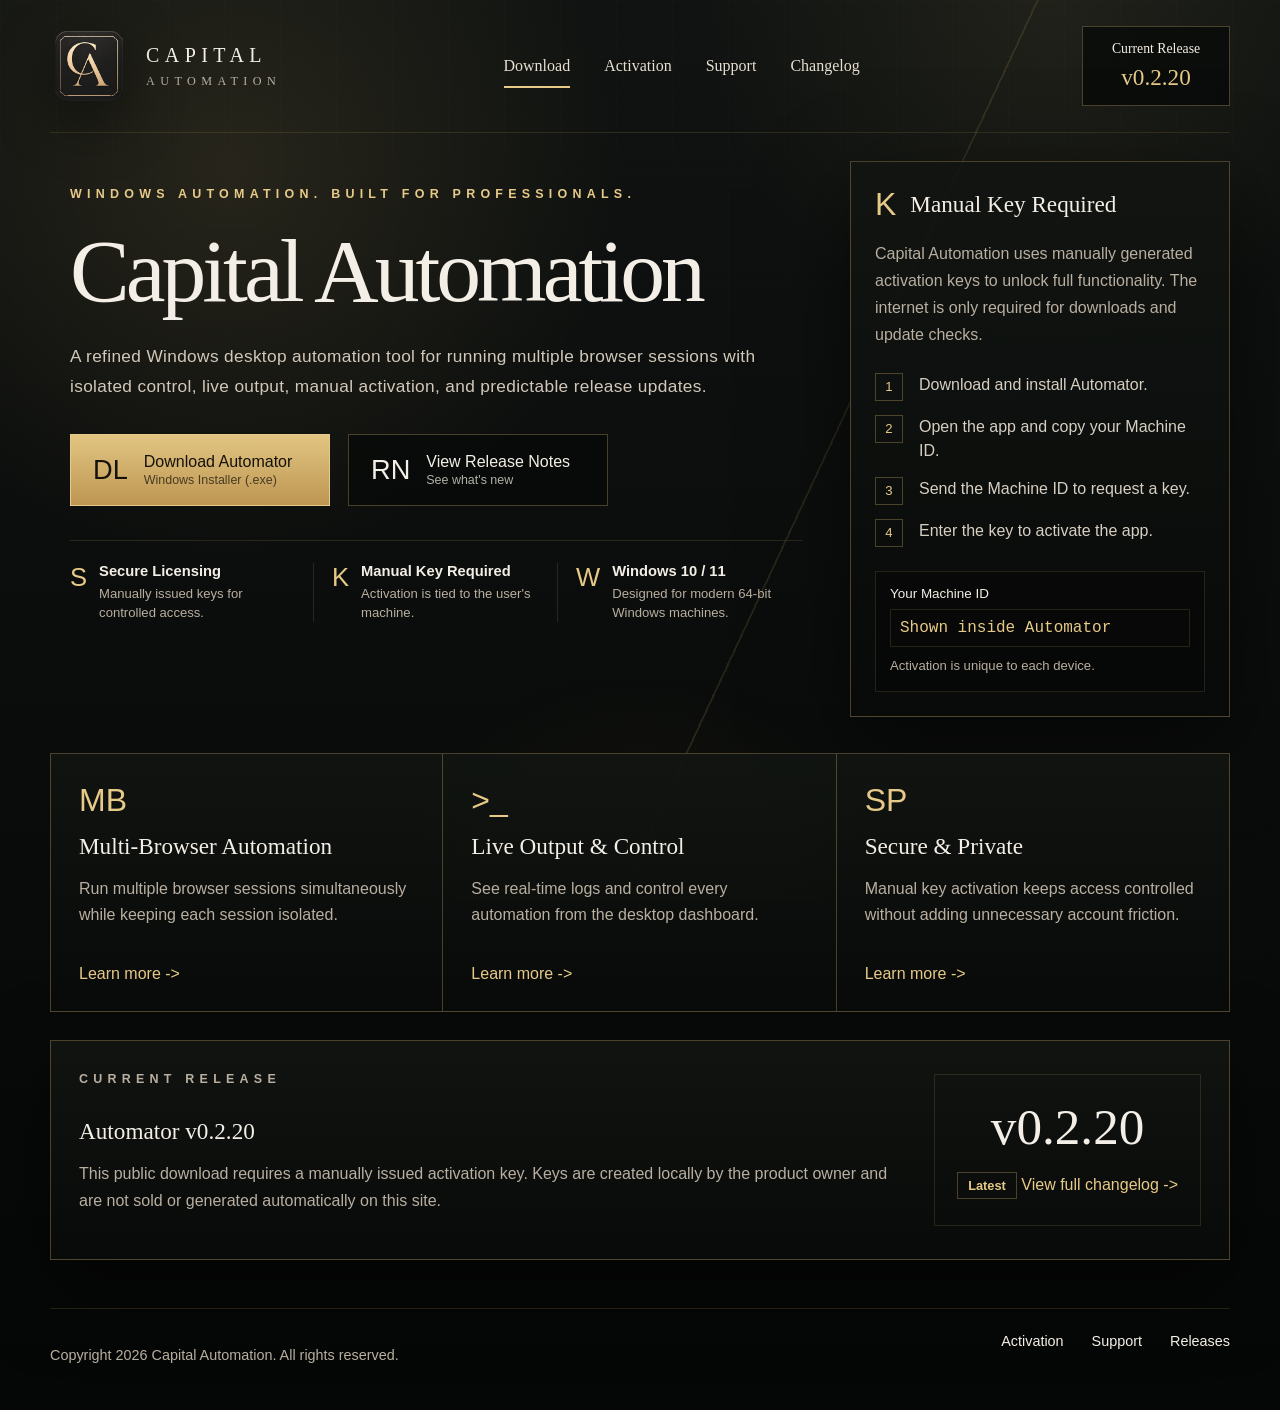
<file: index.html>
<!DOCTYPE html>
<html lang="en">
<head>
  <meta charset="UTF-8" />
  <meta name="viewport" content="width=device-width, initial-scale=1.0" />
  <title>Capital Automation</title>
  <meta
    name="description"
    content="Capital Automation is Windows desktop automation software distributed by direct download and activated with manually issued license keys."
  />
  <link rel="stylesheet" href="style.css" />
</head>
<body>
  <div class="page-bg"></div>

  <header class="site-shell">
    <nav class="nav">
      <a class="brand" href="index.html" aria-label="Capital Automation home">
        <img src="capital_automation_logo_web.png" alt="" class="brand-logo" />
        <span class="brand-wordmark">
          <span>Capital</span>
          <span>Automation</span>
        </span>
      </a>

      <div class="nav-links" aria-label="Primary navigation">
        <a href="#download" class="active">Download</a>
        <a href="#activation">Activation</a>
        <a href="#support">Support</a>
        <a href="https://github.com/Pbot22/Automator/releases">Changelog</a>
      </div>

      <div class="release-badge">
        <span>Current Release</span>
        <strong>v0.2.20</strong>
      </div>
    </nav>
  </header>

  <main class="site-shell">
    <section class="hero">
      <div class="hero-copy">
        <p class="eyebrow">Windows automation. Built for professionals.</p>
        <h1>Capital Automation</h1>
        <p class="lead">
          A refined Windows desktop automation tool for running multiple browser sessions with isolated control,
          live output, manual activation, and predictable release updates.
        </p>

        <div class="hero-actions" id="download">
          <a
            class="button primary"
            href="https://github.com/Pbot22/Automator/releases/download/v0.2.20/Automator-Setup-v0.2.20.exe"
          >
            <span class="button-icon">DL</span>
            Download Automator
            <small>Windows Installer (.exe)</small>
          </a>
          <a class="button secondary" href="https://github.com/Pbot22/Automator/releases/latest">
            <span class="button-icon">RN</span>
            View Release Notes
            <small>See what's new</small>
          </a>
        </div>

        <div class="trust-row" aria-label="Product highlights">
          <div>
            <span class="line-icon">S</span>
            <strong>Secure Licensing</strong>
            <p>Manually issued keys for controlled access.</p>
          </div>
          <div>
            <span class="line-icon">K</span>
            <strong>Manual Key Required</strong>
            <p>Activation is tied to the user's machine.</p>
          </div>
          <div>
            <span class="line-icon">W</span>
            <strong>Windows 10 / 11</strong>
            <p>Designed for modern 64-bit Windows machines.</p>
          </div>
        </div>
      </div>

      <aside class="activation-panel" id="activation">
        <div class="panel-heading">
          <span class="key-mark">K</span>
          <h2>Manual Key Required</h2>
        </div>
        <p>
          Capital Automation uses manually generated activation keys to unlock full functionality.
          The internet is only required for downloads and update checks.
        </p>

        <ol class="activation-steps">
          <li><span>1</span>Download and install Automator.</li>
          <li><span>2</span>Open the app and copy your Machine ID.</li>
          <li><span>3</span>Send the Machine ID to request a key.</li>
          <li><span>4</span>Enter the key to activate the app.</li>
        </ol>

        <div class="machine-card">
          <span>Your Machine ID</span>
          <code>Shown inside Automator</code>
          <p>Activation is unique to each device.</p>
        </div>
      </aside>
    </section>

    <section class="feature-grid">
      <article class="feature-card">
        <span class="feature-icon">MB</span>
        <h2>Multi-Browser Automation</h2>
        <p>Run multiple browser sessions simultaneously while keeping each session isolated.</p>
        <a href="#download">Learn more -&gt;</a>
      </article>

      <article class="feature-card">
        <span class="feature-icon">&gt;_</span>
        <h2>Live Output & Control</h2>
        <p>See real-time logs and control every automation from the desktop dashboard.</p>
        <a href="#download">Learn more -&gt;</a>
      </article>

      <article class="feature-card">
        <span class="feature-icon">SP</span>
        <h2>Secure & Private</h2>
        <p>Manual key activation keeps access controlled without adding unnecessary account friction.</p>
        <a href="#activation">Learn more -&gt;</a>
      </article>
    </section>

    <section class="release-section" id="support">
      <div class="release-card">
        <div>
          <p class="eyebrow">Current Release</p>
          <h2>Automator v0.2.20</h2>
          <p>
            This public download requires a manually issued activation key. Keys are created locally by the product owner
            and are not sold or generated automatically on this site.
          </p>
        </div>
        <div class="version-lockup">
          <span>v0.2.20</span>
          <strong>Latest</strong>
          <a href="https://github.com/Pbot22/Automator/releases">View full changelog -&gt;</a>
        </div>
      </div>
    </section>
  </main>

  <footer class="footer site-shell">
    <p>Copyright 2026 Capital Automation. All rights reserved.</p>
    <nav aria-label="Footer links">
      <a href="#activation">Activation</a>
      <a href="#support">Support</a>
      <a href="https://github.com/Pbot22/Automator/releases">Releases</a>
    </nav>
  </footer>
</body>
</html>
</file>
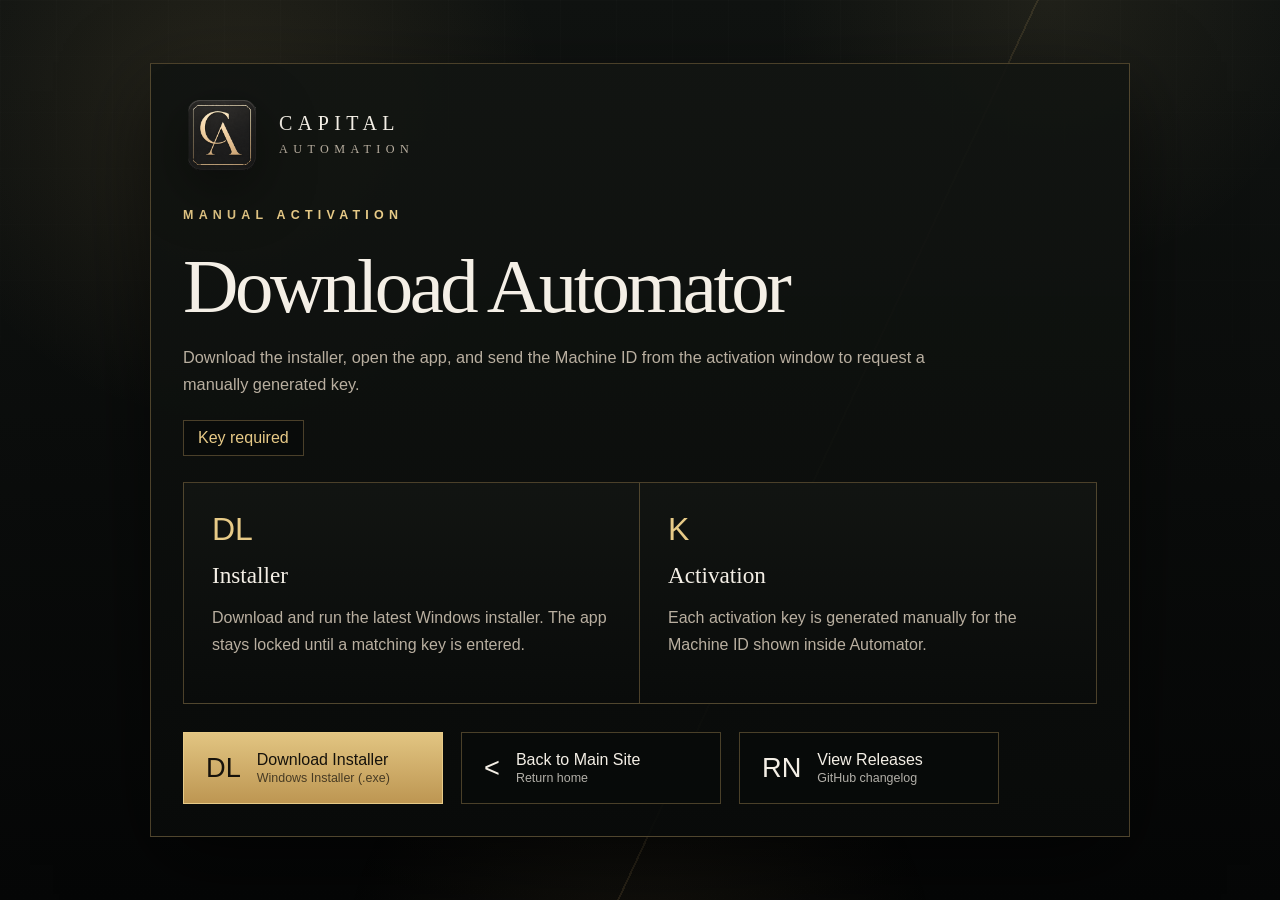
<file: success.html>
<!DOCTYPE html>
<html lang="en">
<head>
  <meta charset="UTF-8" />
  <meta name="viewport" content="width=device-width, initial-scale=1.0" />
  <title>Download Capital Automation</title>
  <meta
    name="description"
    content="Download Capital Automation and activate it with a manually issued license key."
  />
  <link rel="stylesheet" href="style.css" />
</head>
<body>
  <div class="page-bg"></div>

  <main class="success-shell">
    <section class="success-card">
      <a class="brand success-brand" href="index.html" aria-label="Capital Automation home">
        <img src="capital_automation_logo_web.png" alt="" class="brand-logo" />
        <span class="brand-wordmark">
          <span>Capital</span>
          <span>Automation</span>
        </span>
      </a>

      <p class="eyebrow">Manual Activation</p>
      <h1>Download Automator</h1>
      <p class="success-lead">
        Download the installer, open the app, and send the Machine ID from the activation window
        to request a manually generated key.
      </p>

      <div class="status-pill">Key required</div>

      <div class="success-grid">
        <article class="feature-card">
          <span class="feature-icon">DL</span>
          <h2>Installer</h2>
          <p>Download and run the latest Windows installer. The app stays locked until a matching key is entered.</p>
        </article>

        <article class="feature-card">
          <span class="feature-icon">K</span>
          <h2>Activation</h2>
          <p>Each activation key is generated manually for the Machine ID shown inside Automator.</p>
        </article>
      </div>

      <div class="hero-actions success-actions">
        <a
          class="button primary"
          href="https://github.com/Pbot22/Automator/releases/download/v0.2.20/Automator-Setup-v0.2.20.exe"
        >
          <span class="button-icon">DL</span>
          Download Installer
          <small>Windows Installer (.exe)</small>
        </a>
        <a class="button secondary" href="index.html">
          <span class="button-icon">&lt;</span>
          Back to Main Site
          <small>Return home</small>
        </a>
        <a class="button secondary" href="https://github.com/Pbot22/Automator/releases/latest">
          <span class="button-icon">RN</span>
          View Releases
          <small>GitHub changelog</small>
        </a>
      </div>
    </section>
  </main>
</body>
</html>
</file>
<file: style.css>
:root {
  --bg: #0a0c0b;
  --bg-soft: #101311;
  --panel: rgba(15, 18, 16, 0.92);
  --panel-strong: #111511;
  --panel-soft: #161a17;
  --text: #f4efe6;
  --muted: #b9afa0;
  --dim: #81776b;
  --gold: #c9a767;
  --gold-bright: #e7ca87;
  --gold-dark: #7b6336;
  --line: rgba(201, 167, 103, 0.34);
  --line-soft: rgba(201, 167, 103, 0.16);
  --green: #75a86c;
  --shadow: 0 28px 80px rgba(0, 0, 0, 0.52);
}

* {
  box-sizing: border-box;
}

html {
  scroll-behavior: smooth;
}

body {
  margin: 0;
  min-height: 100vh;
  color: var(--text);
  background:
    radial-gradient(circle at 18% 12%, rgba(201, 167, 103, 0.13), transparent 24%),
    radial-gradient(circle at 82% 0%, rgba(231, 202, 135, 0.08), transparent 20%),
    linear-gradient(180deg, #101311 0%, #050606 100%);
  font-family: "Segoe UI", Tahoma, sans-serif;
}

body::before {
  content: "";
  position: fixed;
  inset: 0;
  background:
    linear-gradient(90deg, rgba(255, 255, 255, 0.025) 1px, transparent 1px),
    linear-gradient(rgba(255, 255, 255, 0.018) 1px, transparent 1px);
  background-size: 56px 56px;
  mask-image: linear-gradient(180deg, rgba(0, 0, 0, 0.55), transparent 70%);
  pointer-events: none;
}

.page-bg {
  position: fixed;
  inset: 0;
  background:
    linear-gradient(115deg, transparent 0 61%, rgba(201, 167, 103, 0.14) 61% 61.12%, transparent 61.12% 100%),
    radial-gradient(circle at 50% 108%, rgba(201, 167, 103, 0.08), transparent 26%);
  pointer-events: none;
}

.site-shell {
  width: min(1180px, calc(100% - 40px));
  margin: 0 auto;
  position: relative;
  z-index: 1;
}

.nav {
  display: grid;
  grid-template-columns: auto 1fr auto;
  align-items: center;
  gap: 28px;
  padding: 26px 0;
  border-bottom: 1px solid var(--line-soft);
}

.brand {
  display: inline-flex;
  align-items: center;
  gap: 18px;
  color: var(--text);
  text-decoration: none;
  outline: none;
}

.brand:focus,
.brand:focus-visible,
.brand-logo:focus,
.brand-logo:focus-visible {
  outline: none;
}

.brand:focus-visible .brand-logo {
  box-shadow: 0 0 0 1px var(--gold-bright), 0 0 24px rgba(201, 167, 103, 0.28);
}

.brand-logo {
  width: 78px;
  height: 78px;
  object-fit: contain;
  filter: drop-shadow(0 18px 30px rgba(0, 0, 0, 0.45));
}

.brand-wordmark {
  display: grid;
  gap: 7px;
  font-family: Georgia, "Times New Roman", serif;
  letter-spacing: 0.34em;
  text-transform: uppercase;
}

.brand-wordmark span:first-child {
  font-size: 1.25rem;
}

.brand-wordmark span:last-child {
  color: var(--muted);
  font-size: 0.76rem;
}

.nav-links {
  display: flex;
  justify-content: center;
  gap: 34px;
}

.nav-links a,
.footer a,
.feature-card a,
.version-lockup a {
  color: var(--text);
  text-decoration: none;
}

.nav-links a {
  position: relative;
  color: #e8dfd1;
  font-family: Georgia, "Times New Roman", serif;
  font-size: 1rem;
}

.nav-links a.active::after,
.nav-links a:hover::after {
  content: "";
  position: absolute;
  left: 0;
  right: 0;
  bottom: -13px;
  height: 2px;
  background: var(--gold-bright);
}

.release-badge {
  min-width: 148px;
  padding: 14px 18px;
  text-align: center;
  border: 1px solid var(--line);
  background: rgba(8, 10, 9, 0.8);
}

.release-badge span {
  display: block;
  color: var(--text);
  font-family: Georgia, "Times New Roman", serif;
  font-size: 0.86rem;
}

.release-badge strong {
  display: block;
  margin-top: 7px;
  color: var(--gold-bright);
  font-family: Georgia, "Times New Roman", serif;
  font-size: 1.45rem;
  font-weight: 400;
}

.hero {
  display: grid;
  grid-template-columns: minmax(0, 1fr) 380px;
  gap: 40px;
  padding: 28px 0 36px;
}

.hero-copy {
  padding: 26px 8px 0 20px;
}

.eyebrow {
  margin: 0 0 28px;
  color: var(--gold-bright);
  font-size: 0.78rem;
  font-weight: 700;
  letter-spacing: 0.42em;
  text-transform: uppercase;
}

h1,
h2,
h3 {
  margin: 0;
  font-family: Georgia, "Times New Roman", serif;
  font-weight: 400;
}

h1 {
  max-width: 760px;
  font-size: clamp(3.2rem, 7vw, 5.6rem);
  line-height: 0.94;
  letter-spacing: -0.045em;
}

.lead {
  max-width: 700px;
  margin: 28px 0 0;
  color: #d2c8ba;
  font-size: 1.08rem;
  line-height: 1.75;
  letter-spacing: 0.02em;
}

.hero-actions {
  display: flex;
  flex-wrap: wrap;
  gap: 18px;
  margin-top: 32px;
}

.button {
  min-width: 260px;
  display: inline-grid;
  grid-template-columns: auto 1fr;
  align-items: center;
  column-gap: 16px;
  row-gap: 2px;
  padding: 18px 22px;
  color: var(--text);
  border: 1px solid var(--line);
  background: rgba(8, 10, 9, 0.74);
  text-decoration: none;
  transition: border-color 160ms ease, background 160ms ease, transform 160ms ease;
}

.button:hover {
  transform: translateY(-1px);
  border-color: var(--gold-bright);
  background: rgba(18, 22, 19, 0.96);
}

.button.primary {
  color: #16120b;
  border-color: var(--gold-bright);
  background: linear-gradient(180deg, #e2c582 0%, #bd9652 100%);
}

.button small {
  grid-column: 2;
  color: currentColor;
  opacity: 0.72;
  font-size: 0.78rem;
}

.button-icon {
  grid-row: 1 / span 2;
  color: currentColor;
  font-size: 1.7rem;
}

.trust-row {
  display: grid;
  grid-template-columns: repeat(3, minmax(0, 1fr));
  gap: 0;
  margin-top: 34px;
  padding-top: 22px;
  border-top: 1px solid var(--line-soft);
}

.trust-row div {
  display: grid;
  grid-template-columns: auto 1fr;
  column-gap: 12px;
  padding: 0 18px;
  border-right: 1px solid var(--line-soft);
}

.trust-row div:first-child {
  padding-left: 0;
}

.trust-row div:last-child {
  border-right: 0;
}

.line-icon {
  grid-row: 1 / span 2;
  color: var(--gold-bright);
  font-size: 1.6rem;
}

.trust-row strong {
  color: var(--text);
  font-size: 0.92rem;
}

.trust-row p {
  margin: 5px 0 0;
  color: var(--muted);
  font-size: 0.82rem;
  line-height: 1.45;
}

.activation-panel,
.feature-card,
.release-card,
.success-card {
  border: 1px solid var(--line);
  background: linear-gradient(180deg, rgba(18, 21, 18, 0.92), rgba(9, 11, 10, 0.94));
  box-shadow: var(--shadow);
}

.activation-panel {
  padding: 24px;
}

.panel-heading {
  display: flex;
  align-items: center;
  gap: 14px;
  margin-bottom: 18px;
}

.key-mark,
.feature-icon {
  color: var(--gold-bright);
  font-size: 2rem;
}

.activation-panel h2,
.feature-card h2,
.release-card h2,
.success-card h1 {
  color: var(--text);
  font-size: 1.45rem;
}

.activation-panel p,
.feature-card p,
.release-card p,
.success-lead {
  color: var(--muted);
  line-height: 1.68;
}

.activation-steps {
  display: grid;
  gap: 14px;
  margin: 24px 0;
  padding: 0;
  list-style: none;
}

.activation-steps li {
  display: grid;
  grid-template-columns: 30px 1fr;
  gap: 14px;
  align-items: start;
  color: #d7cfc2;
  line-height: 1.5;
}

.activation-steps span {
  display: grid;
  place-items: center;
  width: 28px;
  height: 28px;
  color: var(--gold-bright);
  border: 1px solid var(--line);
  font-size: 0.82rem;
}

.machine-card {
  padding: 14px;
  border: 1px solid var(--line-soft);
  background: rgba(5, 6, 6, 0.62);
}

.machine-card span {
  display: block;
  color: var(--text);
  font-size: 0.84rem;
}

.machine-card code {
  display: block;
  margin: 8px 0;
  padding: 9px;
  color: var(--gold-bright);
  background: #070807;
  border: 1px solid var(--line-soft);
  font-family: Consolas, "Courier New", monospace;
}

.machine-card p {
  margin: 0;
  font-size: 0.82rem;
}

.feature-grid {
  display: grid;
  grid-template-columns: repeat(3, minmax(0, 1fr));
  gap: 0;
  margin: 0 0 28px;
}

.feature-card {
  padding: 28px;
  box-shadow: none;
}

.feature-card + .feature-card {
  border-left: 0;
}

.feature-card h2 {
  margin-top: 14px;
}

.feature-card a,
.version-lockup a {
  display: inline-block;
  margin-top: 20px;
  color: var(--gold-bright);
}

.release-section {
  padding-bottom: 48px;
}

.release-card {
  display: grid;
  grid-template-columns: 1fr auto;
  gap: 32px;
  align-items: center;
  padding: 28px;
}

.version-lockup {
  min-width: 260px;
  padding: 22px;
  text-align: center;
  border: 1px solid var(--line-soft);
}

.version-lockup span {
  display: block;
  color: var(--text);
  font-family: Georgia, "Times New Roman", serif;
  font-size: 3.2rem;
}

.version-lockup strong {
  display: inline-block;
  margin: 10px 0 4px;
  padding: 5px 10px;
  color: var(--gold-bright);
  border: 1px solid var(--line);
  font-size: 0.8rem;
}

.footer {
  display: flex;
  justify-content: space-between;
  gap: 18px;
  padding: 24px 0 32px;
  color: var(--muted);
  border-top: 1px solid var(--line-soft);
  font-size: 0.9rem;
}

.footer nav {
  display: flex;
  gap: 28px;
}

.success-shell {
  min-height: 100vh;
  display: grid;
  place-items: center;
  padding: 34px 20px;
  position: relative;
  z-index: 1;
}

.success-card {
  width: min(980px, 100%);
  padding: 32px;
}

.success-brand {
  margin-bottom: 34px;
}

.success-card h1 {
  max-width: 720px;
  margin-top: 10px;
  font-size: clamp(2.8rem, 6vw, 5rem);
  line-height: 0.96;
}

.success-lead {
  max-width: 760px;
  margin: 20px 0 0;
  font-size: 1.02rem;
}

.status-pill {
  display: inline-flex;
  margin-top: 22px;
  padding: 8px 14px;
  color: var(--gold-bright);
  border: 1px solid var(--line);
  background: rgba(8, 10, 9, 0.72);
}

.success-grid {
  display: grid;
  grid-template-columns: repeat(2, minmax(0, 1fr));
  margin-top: 26px;
}

.success-actions {
  margin-top: 28px;
}

@media (max-width: 980px) {
  .nav,
  .hero,
  .release-card {
    grid-template-columns: 1fr;
  }

  .nav-links {
    justify-content: flex-start;
    flex-wrap: wrap;
  }

  .release-badge {
    width: fit-content;
  }

  .feature-grid,
  .trust-row,
  .success-grid {
    grid-template-columns: 1fr;
  }

  .feature-card + .feature-card,
  .trust-row div {
    border-left: 1px solid var(--line);
    border-right: 1px solid var(--line);
  }

  .trust-row div {
    padding: 14px 0;
    border-right: 0;
  }
}

@media (max-width: 640px) {
  .site-shell {
    width: min(100% - 24px, 1180px);
  }

  .brand-logo {
    width: 62px;
    height: 62px;
  }

  .brand-wordmark {
    letter-spacing: 0.22em;
  }

  .nav-links {
    gap: 18px;
  }

  .hero-copy {
    padding-left: 0;
  }

  .button {
    width: 100%;
  }
}
</file>
